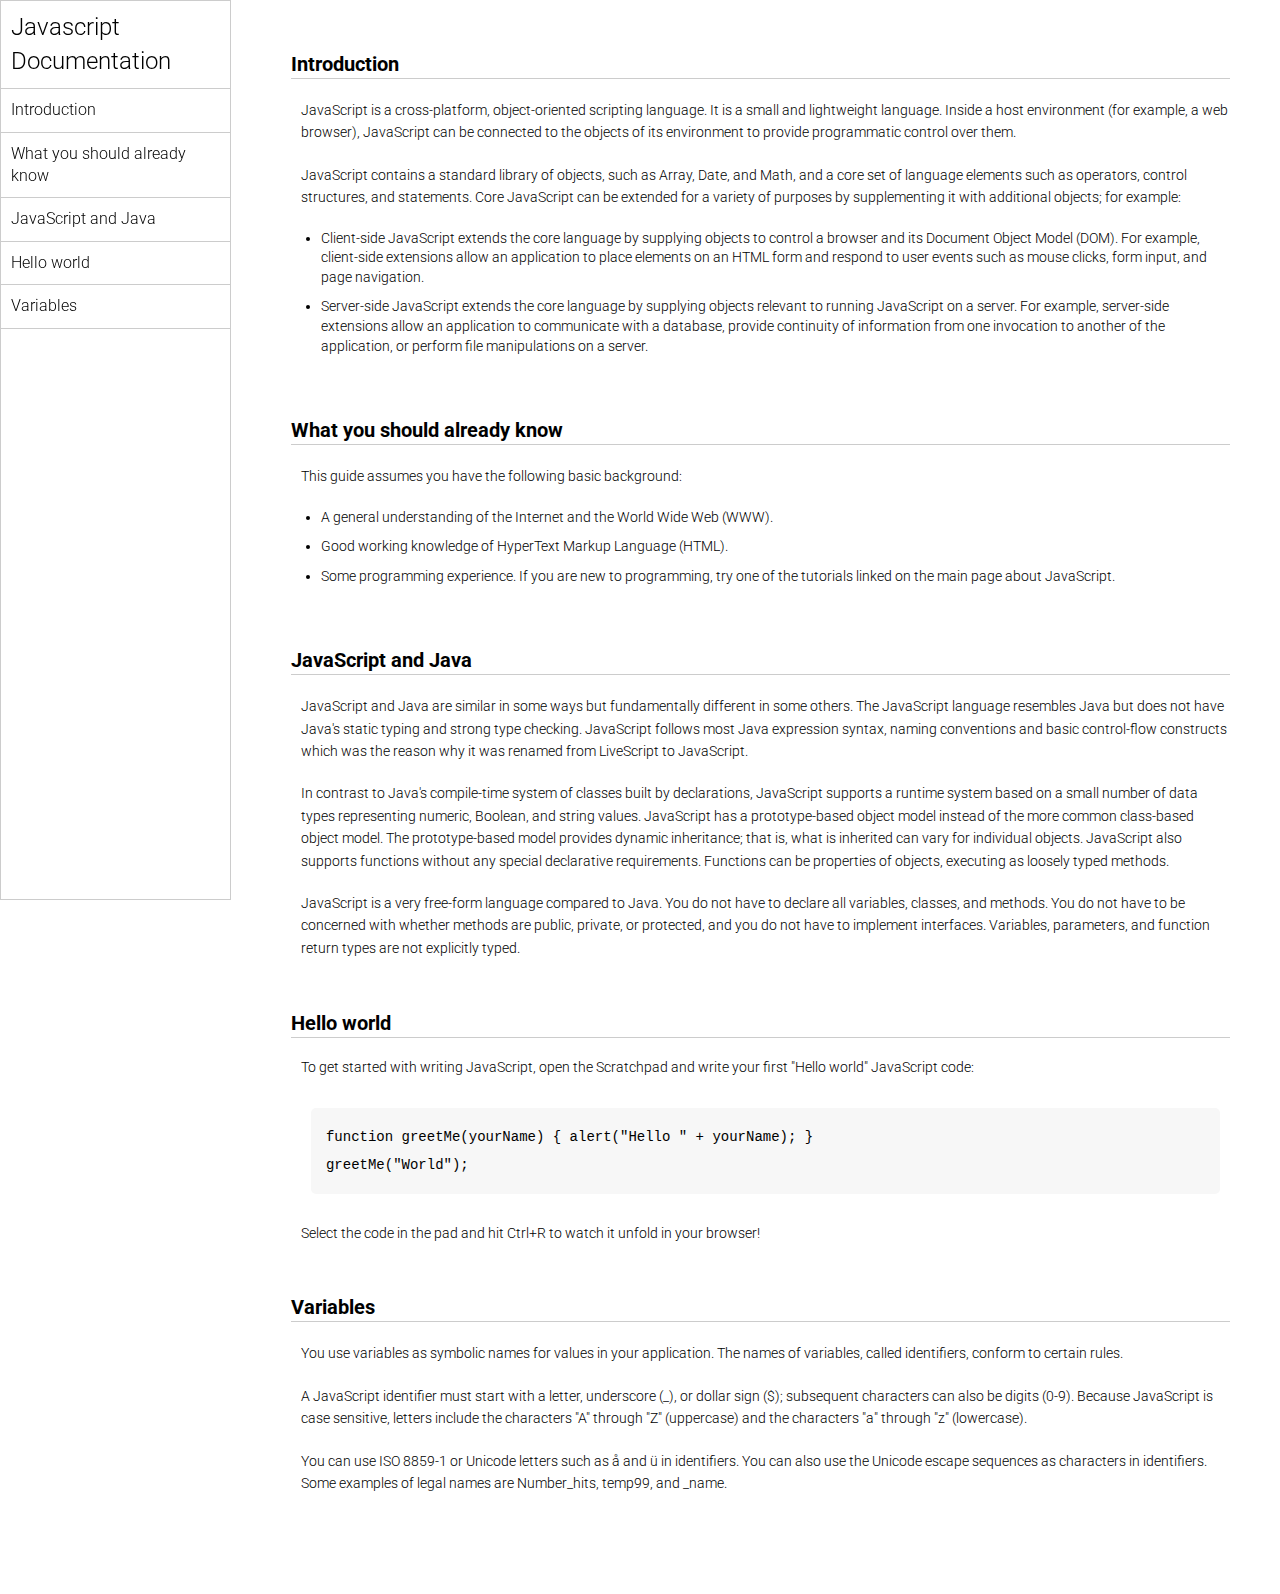
<file: Javacript documention/index.html>
<!DOCTYPE html>
<html lang="en">
  <head>
    <meta charset="UTF-8" />
    <meta http-equiv="X-UA-Compatible" content="IE=edge" />
    <meta name="viewport" content="width=device-width, initial-scale=1.0" />
    <title>Javascript Documentation</title>
    <link rel="stylesheet" href="style.css" />
    <link rel="stylesheet" href="style.css" />
  </head>
  <body>
    <header>
      <nav>
        <h1>Javascript Documentation</h1>
        <ul>
          <a href="#Introduction"><li>Introduction</li></a>
          <a href="#What_you_should_already_know"
            ><li>What you should already know</li></a
          >
          <a href="#JavaScript_and_Java"><li>JavaScript and Java</li></a>
          <a href="#Hello_world"><li>Hello world</li></a>
          <a href="#Variables"><li>Variables</li></a>
        </ul>
      </nav>
    </header>
    <main>
      <section id="Introduction">
        <h2>Introduction</h2>
        <article>
          <p>
            JavaScript is a cross-platform, object-oriented scripting language.
            It is a small and lightweight language. Inside a host environment
            (for example, a web browser), JavaScript can be connected to the
            objects of its environment to provide programmatic control over
            them.
          </p>

          <p>
            JavaScript contains a standard library of objects, such as Array,
            Date, and Math, and a core set of language elements such as
            operators, control structures, and statements. Core JavaScript can
            be extended for a variety of purposes by supplementing it with
            additional objects; for example:
          </p>
          <ul>
            <li>
              Client-side JavaScript extends the core language by supplying
              objects to control a browser and its Document Object Model (DOM).
              For example, client-side extensions allow an application to place
              elements on an HTML form and respond to user events such as mouse
              clicks, form input, and page navigation.
            </li>
            <li>
              Server-side JavaScript extends the core language by supplying
              objects relevant to running JavaScript on a server. For example,
              server-side extensions allow an application to communicate with a
              database, provide continuity of information from one invocation to
              another of the application, or perform file manipulations on a
              server.
            </li>
          </ul>
        </article>
      </section>
      <section id="What_you_should_already_know">
        <h2>What you should already know</h2>
        <article>
          <p>This guide assumes you have the following basic background:</p>

          <ul>
            <li>
              A general understanding of the Internet and the World Wide Web
              (WWW).
            </li>
            <li>Good working knowledge of HyperText Markup Language (HTML).</li>
            <li>
              Some programming experience. If you are new to programming, try
              one of the tutorials linked on the main page about JavaScript.
            </li>
          </ul>
        </article>
      </section>
      <section id="JavaScript_and_Java">
        <h2>JavaScript and Java</h2>
        <article>
          <p>
            JavaScript and Java are similar in some ways but fundamentally
            different in some others. The JavaScript language resembles Java but
            does not have Java's static typing and strong type checking.
            JavaScript follows most Java expression syntax, naming conventions
            and basic control-flow constructs which was the reason why it was
            renamed from LiveScript to JavaScript.
          </p>

          <p>
            In contrast to Java's compile-time system of classes built by
            declarations, JavaScript supports a runtime system based on a small
            number of data types representing numeric, Boolean, and string
            values. JavaScript has a prototype-based object model instead of the
            more common class-based object model. The prototype-based model
            provides dynamic inheritance; that is, what is inherited can vary
            for individual objects. JavaScript also supports functions without
            any special declarative requirements. Functions can be properties of
            objects, executing as loosely typed methods.
          </p>
          <p>
            JavaScript is a very free-form language compared to Java. You do not
            have to declare all variables, classes, and methods. You do not have
            to be concerned with whether methods are public, private, or
            protected, and you do not have to implement interfaces. Variables,
            parameters, and function return types are not explicitly typed.
          </p>
        </article>
      </section>
      <section id="Hello_world">
        <h2>Hello world</h2>
        <article>
          To get started with writing JavaScript, open the Scratchpad and write
          your first "Hello world" JavaScript code:
          <code
            >function greetMe(yourName) { alert("Hello " + yourName); }
            greetMe("World");
          </code>

          Select the code in the pad and hit Ctrl+R to watch it unfold in your
          browser!
        </article>
      </section>
      <section id="Variables">
        <h2>Variables</h2>
        <article>
          <p>
            You use variables as symbolic names for values in your application.
            The names of variables, called identifiers, conform to certain
            rules.
          </p>
          <p>
            A JavaScript identifier must start with a letter, underscore (_), or
            dollar sign ($); subsequent characters can also be digits (0-9).
            Because JavaScript is case sensitive, letters include the characters
            "A" through "Z" (uppercase) and the characters "a" through "z"
            (lowercase).
          </p>
          <p>
            You can use ISO 8859-1 or Unicode letters such as å and ü in
            identifiers. You can also use the Unicode escape sequences as
            characters in identifiers. Some examples of legal names are
            Number_hits, temp99, and _name.
          </p>
        </article>
      </section>
    </main>
  </body>
</html>
</file>
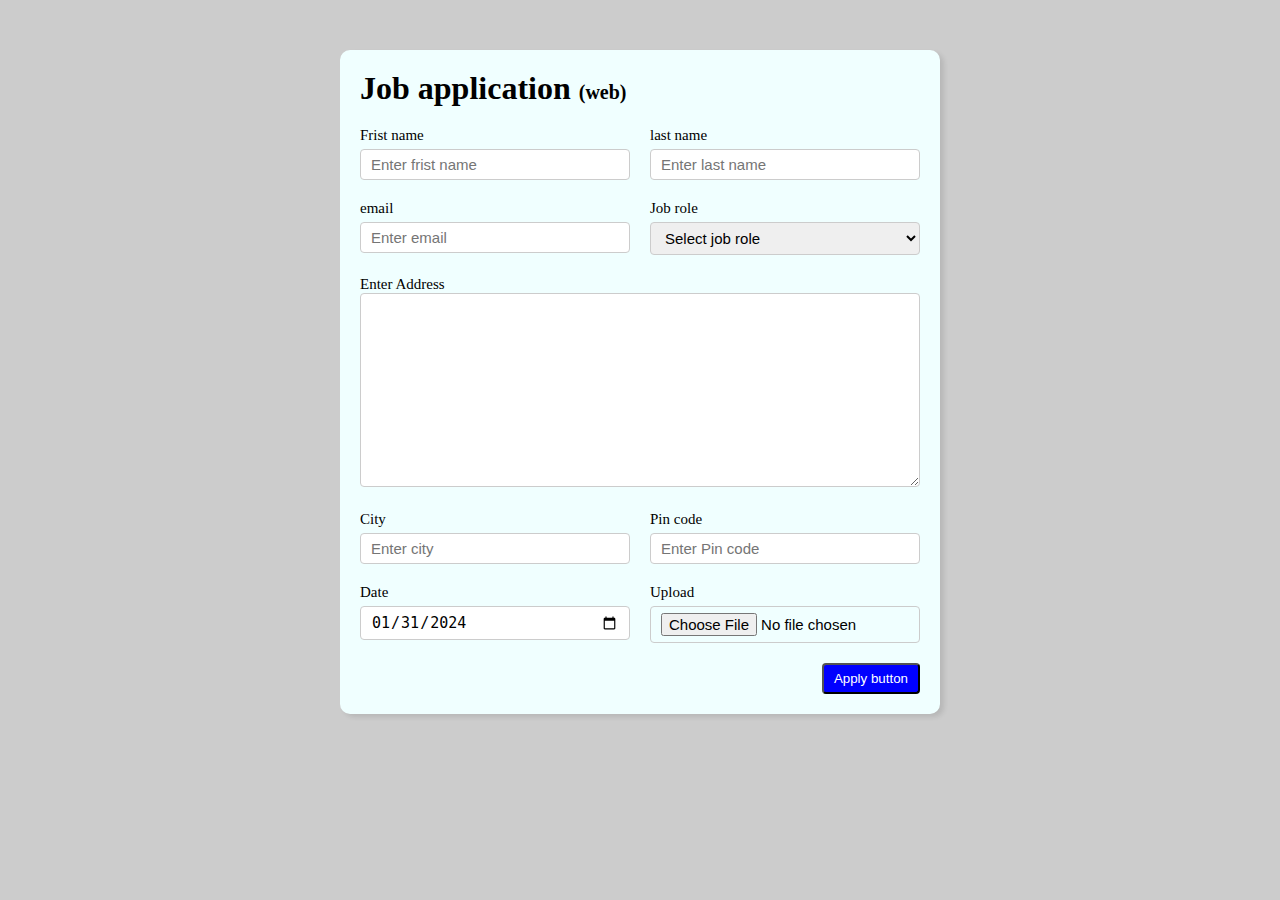
<file: job application from/index.html>
<!DOCTYPE html>
<html lang="en">
<head>
    <meta charset="UTF-8">
    <meta name="viewport" content="width=device-width, initial-scale=1.0">
    <title>Job application</title>
    <link rel="stylesheet" href="style.css">
</head>
<body>

    <div class="container">
        <div class="apply_box">
            <h1>Job application <span class="title_small">(web)</span></h1>
            <form action="">
            <div class="form_conatainer">
                <div class="form_control">
                    <label for="frist_name"> Frist name</label>
                    <input id = "frist_name" name = "frist_name" placeholder="Enter frist name" type="text">
                </div>
                <div class="form_control">
                    <label for="last_name"> last name</label>
                    <input id = "last_name" name = "last_name" placeholder="Enter last name" type="text">
                </div>
                <div class="form_control">
                    <label for="email"> email</label>
                    <input id = "email" name = "email" placeholder="Enter email" type="email">
                </div>
                <div class="form_control">
                    <label for="job_role"> Job role</label>
                    <select name="job_role" id="job_role">
                        <option value="">Select job role</option>
                        <option value="frontend">Frontend developer</option>
                        <option value="backend">Backend developer</option>
                        <option value="full_stack">Full stack developer</option>
                        <option value="ui/ux">ui/ux designer</option>
                    </select>
                </div>
                <div class="textarea_control">
                    <label for="address"> Enter Address</label>
                    <textarea name="address" id="address" cols="50" rows="10"></textarea>
                </div>
                <div class="form_control">
                    <label for="city"> City</label>
                    <input id = "city" name = "city" placeholder="Enter city" >
                </div>
                <div class="form_control">
                    <label for="pin_code"> Pin code</label>
                    <input id = "pin_code" name = "pin_code" placeholder="Enter Pin code" type="number">
                </div>
                <div class="form_control">
                    <label for="date"> Date</label>
                    <input id = "date" name = "date" placeholder="Enter date" type="date" value="2024-01-31">
                </div>
                <div class="form_control">
                    <label for="upload"> Upload</label>
                    <input id = "upload" name = "upload" placeholder="Upload your CV " type="file" >
                </div>
            </div>
            <div class="button_container">
                <button type="submit"> Apply button</button>
            </div>
        </form>
        </div>
    </div>
    
</body>
</html>
</file>
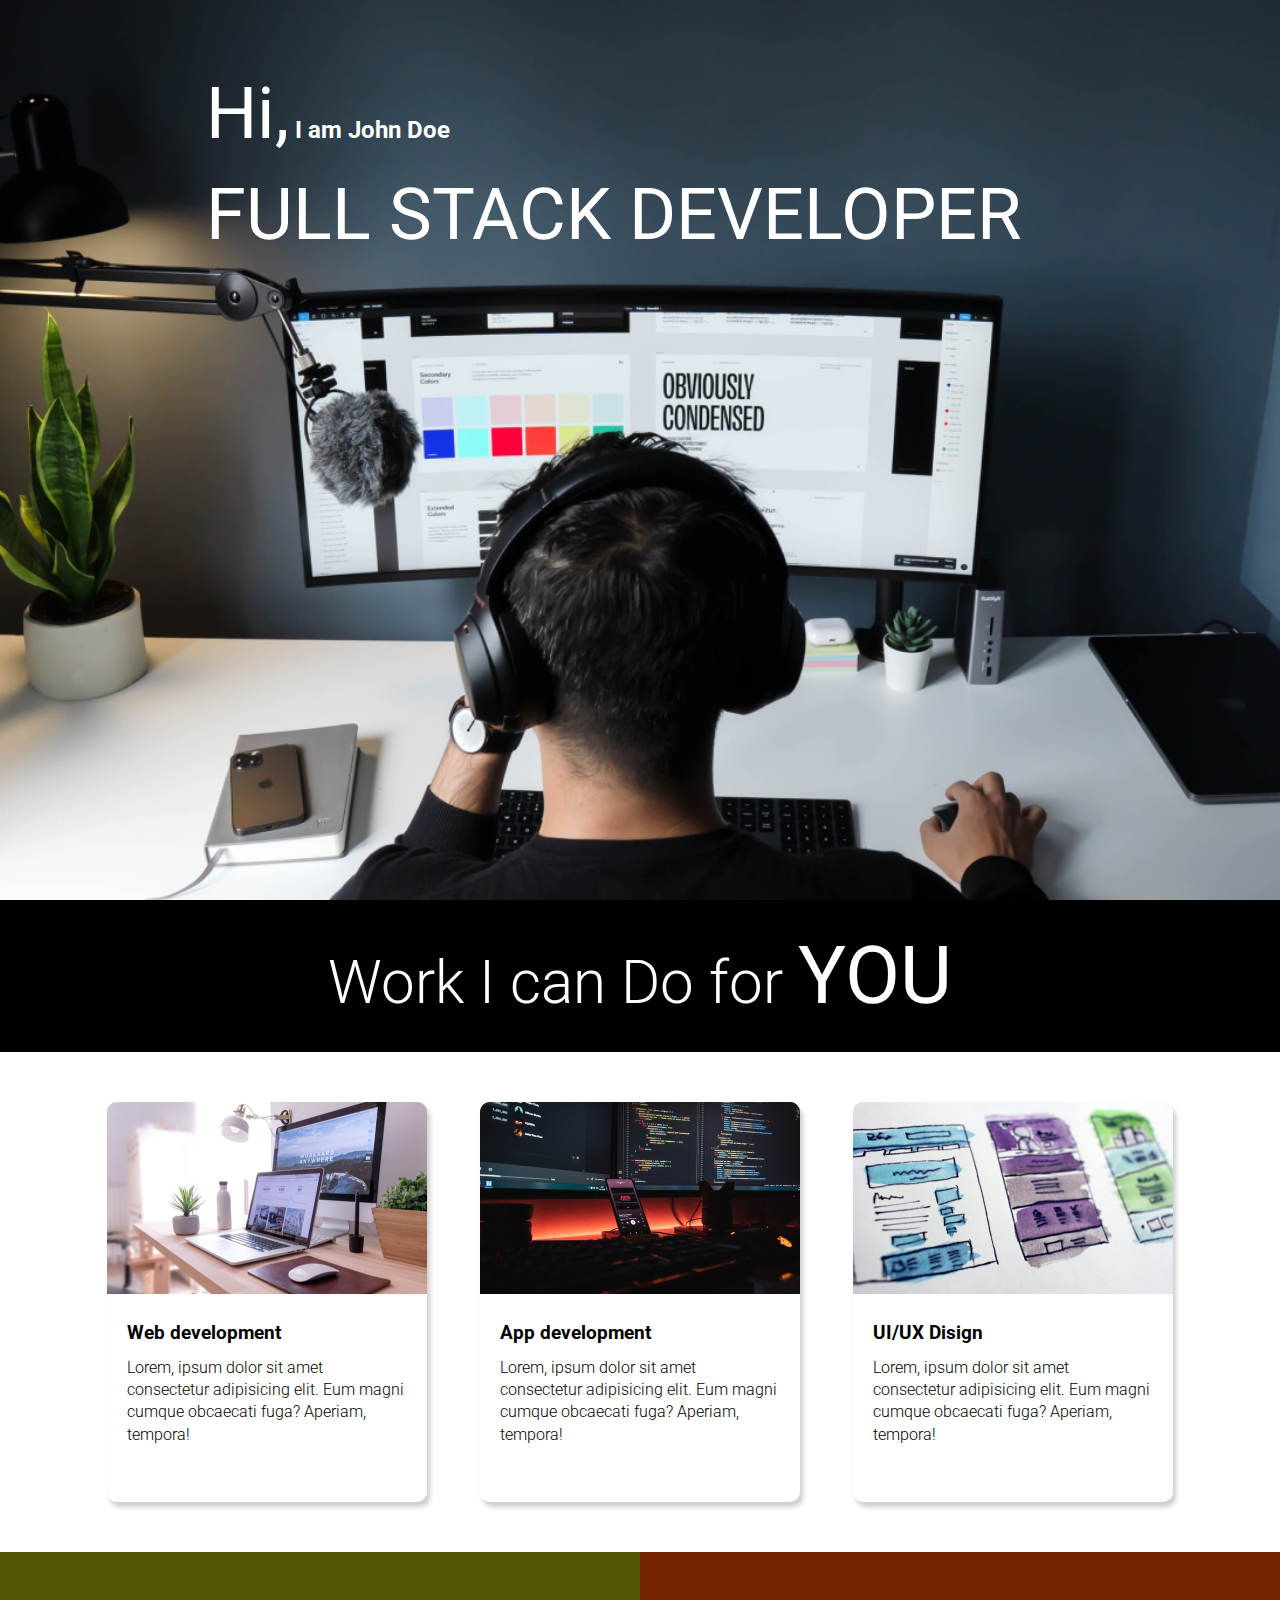
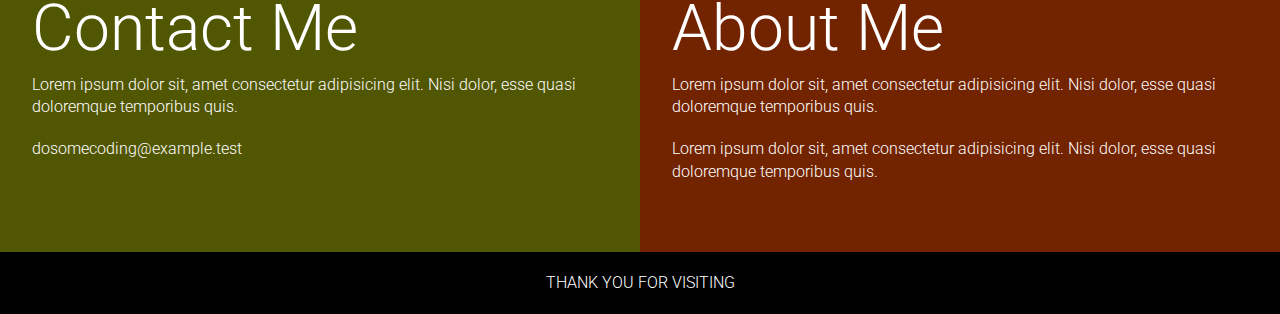
<file: landing page/index.html>
<!DOCTYPE html>
<html lang="en">
<head>
    <meta charset="UTF-8">
    <meta name="viewport" content="width=device-width, initial-scale=1.0">
    <title>Developer | landing page</title>
    <link rel="stylesheet" href="style.css">
</head>
<body>
    <section class="hero_section">
        <div class="text_container">
          <h2><span class="lg_text">Hi,</span> I am John Doe</h2>
          <h1 class="lg_text">FULL STACK DEVELOPER</h1>
        </div>
      </section>
      <section class="black_box">
       <h2>Work I can Do for <span>YOU</span></h2> 
      </section>
    <section class="work">
        <div class="grid_item">
            <div class="card">
            <div class="image">
                <img src="images/web.png" alt="Web development">
            </div>
            <div class="card_content">
                <h3>Web development</h3>
                <p>Lorem, ipsum dolor sit amet consectetur adipisicing elit. Eum magni cumque obcaecati fuga? Aperiam, tempora!</p>
            </div>
        </div>
    </div>
        <div class="grid_item">
            <div class="card">
            <div class="image">
                <img src="images/mobile.png" alt="App development">
            </div>
            <div class="card_content">
                <h3>App development</h3>
                <p>Lorem, ipsum dolor sit amet consectetur adipisicing elit. Eum magni cumque obcaecati fuga? Aperiam, tempora!</p>
            </div>
        </div>
    </div>
        <div class="grid_item">
            <div class="card">
            <div class="image">
                <img src="images/uiux.png" alt="uiux disign">
            </div>
            <div class="card_content">
                <h3>UI/UX Disign</h3>
                <p>Lorem, ipsum dolor sit amet consectetur adipisicing elit. Eum magni cumque obcaecati fuga? Aperiam, tempora!</p>
            </div>
        </div>
    </div>
        
        
        
    </section>  
    <section class="bottom_section">
        <div class="contact">
          <h2>Contact Me</h2>
          <p>
            Lorem ipsum dolor sit, amet consectetur adipisicing elit. Nisi dolor,
            esse quasi doloremque temporibus quis.
          </p>
          <p>dosomecoding@example.test</p>
        </div>
        <div class="about">
          <h2>About Me</h2>
  
          <p>
            Lorem ipsum dolor sit, amet consectetur adipisicing elit. Nisi dolor,
            esse quasi doloremque temporibus quis.
          </p>
          <p>
            Lorem ipsum dolor sit, amet consectetur adipisicing elit. Nisi dolor,
            esse quasi doloremque temporibus quis.
          </p>
        </div>
      </section>
      <footer>Thank you for visiting</footer>
    
</body>
</html>
</file>
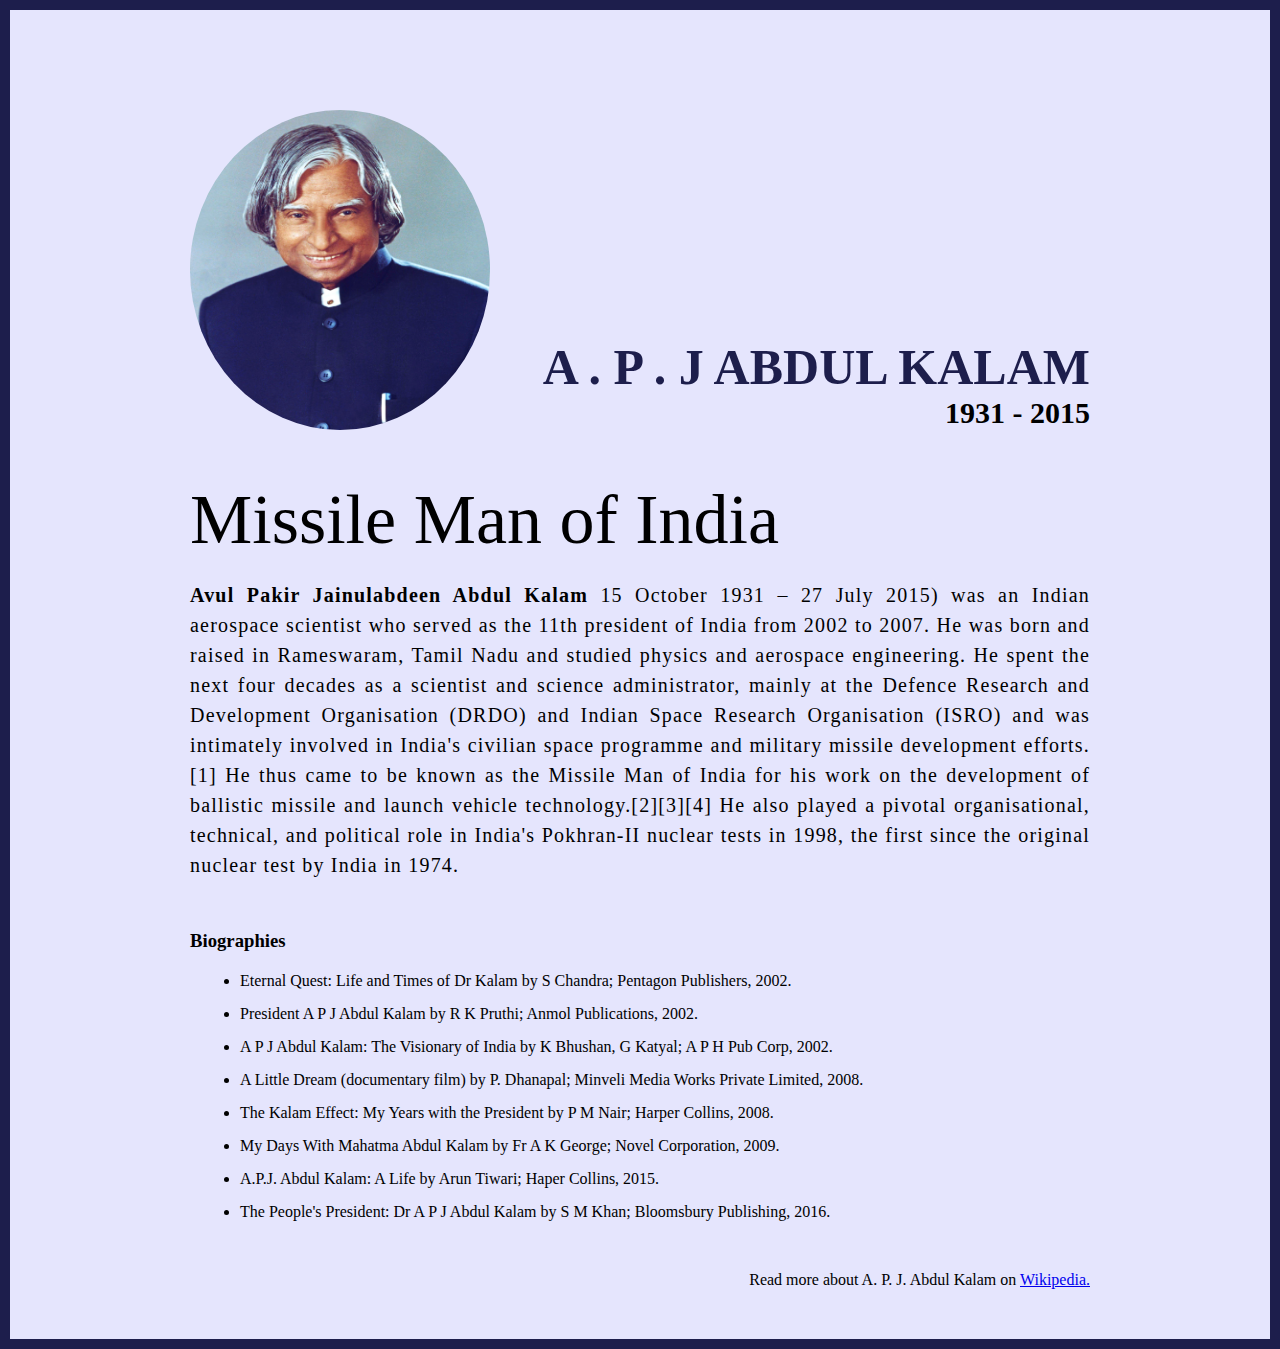
<file: Tribute_project/index.html>
<!DOCTYPE html>
<html lang="en">
  <head>
    <meta charset="UTF-8" />

    <meta http-equiv="X-UA-Compatible" content="IE=edge" />

    <meta name="viewport" content="width=device-width, initial-scale=1.0" />
    <title>The Tribute Website | A.P. J Abdul Kalam</title>
    <link rel="stylesheet" href="style.css" />
  </head>
  <body>
    <div class="container">
      <div class="content">
        <section class="top_section">
          <div class="image_container">
            <img src="./images/apj.jpg" alt="tribute" />
          </div>
          <div>
            <h1>A . P . J Abdul Kalam</h1>
            <h4>1931 - 2015</h4>
          </div>
        </section>
        <section class="about_section">
          <h2>Missile Man of India</h2>
          <p>
            <b>Avul Pakir Jainulabdeen Abdul Kalam</b> 15 October 1931 – 27 July
            2015) was an Indian aerospace scientist who served as the 11th
            president of India from 2002 to 2007. He was born and raised in
            Rameswaram, Tamil Nadu and studied physics and aerospace
            engineering. He spent the next four decades as a scientist and
            science administrator, mainly at the Defence Research and
            Development Organisation (DRDO) and Indian Space Research
            Organisation (ISRO) and was intimately involved in India's civilian
            space programme and military missile development efforts.[1] He thus
            came to be known as the Missile Man of India for his work on the
            development of ballistic missile and launch vehicle
            technology.[2][3][4] He also played a pivotal organisational,
            technical, and political role in India's Pokhran-II nuclear tests in
            1998, the first since the original nuclear test by India in 1974.
          </p>
        </section>
        <section class="biography_section">
          <h3>Biographies</h3>
          <ul>
            <li>
              Eternal Quest: Life and Times of Dr Kalam by S Chandra; Pentagon
              Publishers, 2002.
            </li>
            <li>
              President A P J Abdul Kalam by R K Pruthi; Anmol Publications,
              2002.
            </li>
            <li>
              A P J Abdul Kalam: The Visionary of India by K Bhushan, G Katyal;
              A P H Pub Corp, 2002.
            </li>
            <li>
              A Little Dream (documentary film) by P. Dhanapal; Minveli Media
              Works Private Limited, 2008.
            </li>
            <li>
              The Kalam Effect: My Years with the President by P M Nair; Harper
              Collins, 2008.
            </li>
            <li>
              My Days With Mahatma Abdul Kalam by Fr A K George; Novel
              Corporation, 2009.
            </li>
            <li>
              A.P.J. Abdul Kalam: A Life by Arun Tiwari; Haper Collins, 2015.
            </li>
            <li>
              The People's President: Dr A P J Abdul Kalam by S M Khan;
              Bloomsbury Publishing, 2016.
            </li>
          </ul>
        </section>
        <footer>
          <p>
            Read more about A. P. J. Abdul Kalam on
            <a href="https://en.wikipedia.org/wiki/A._P._J._Abdul_Kalam"
              >Wikipedia.</a
            >
          </p>
        </footer>
      </div>
    </div>
  </body>
</html>
</file>
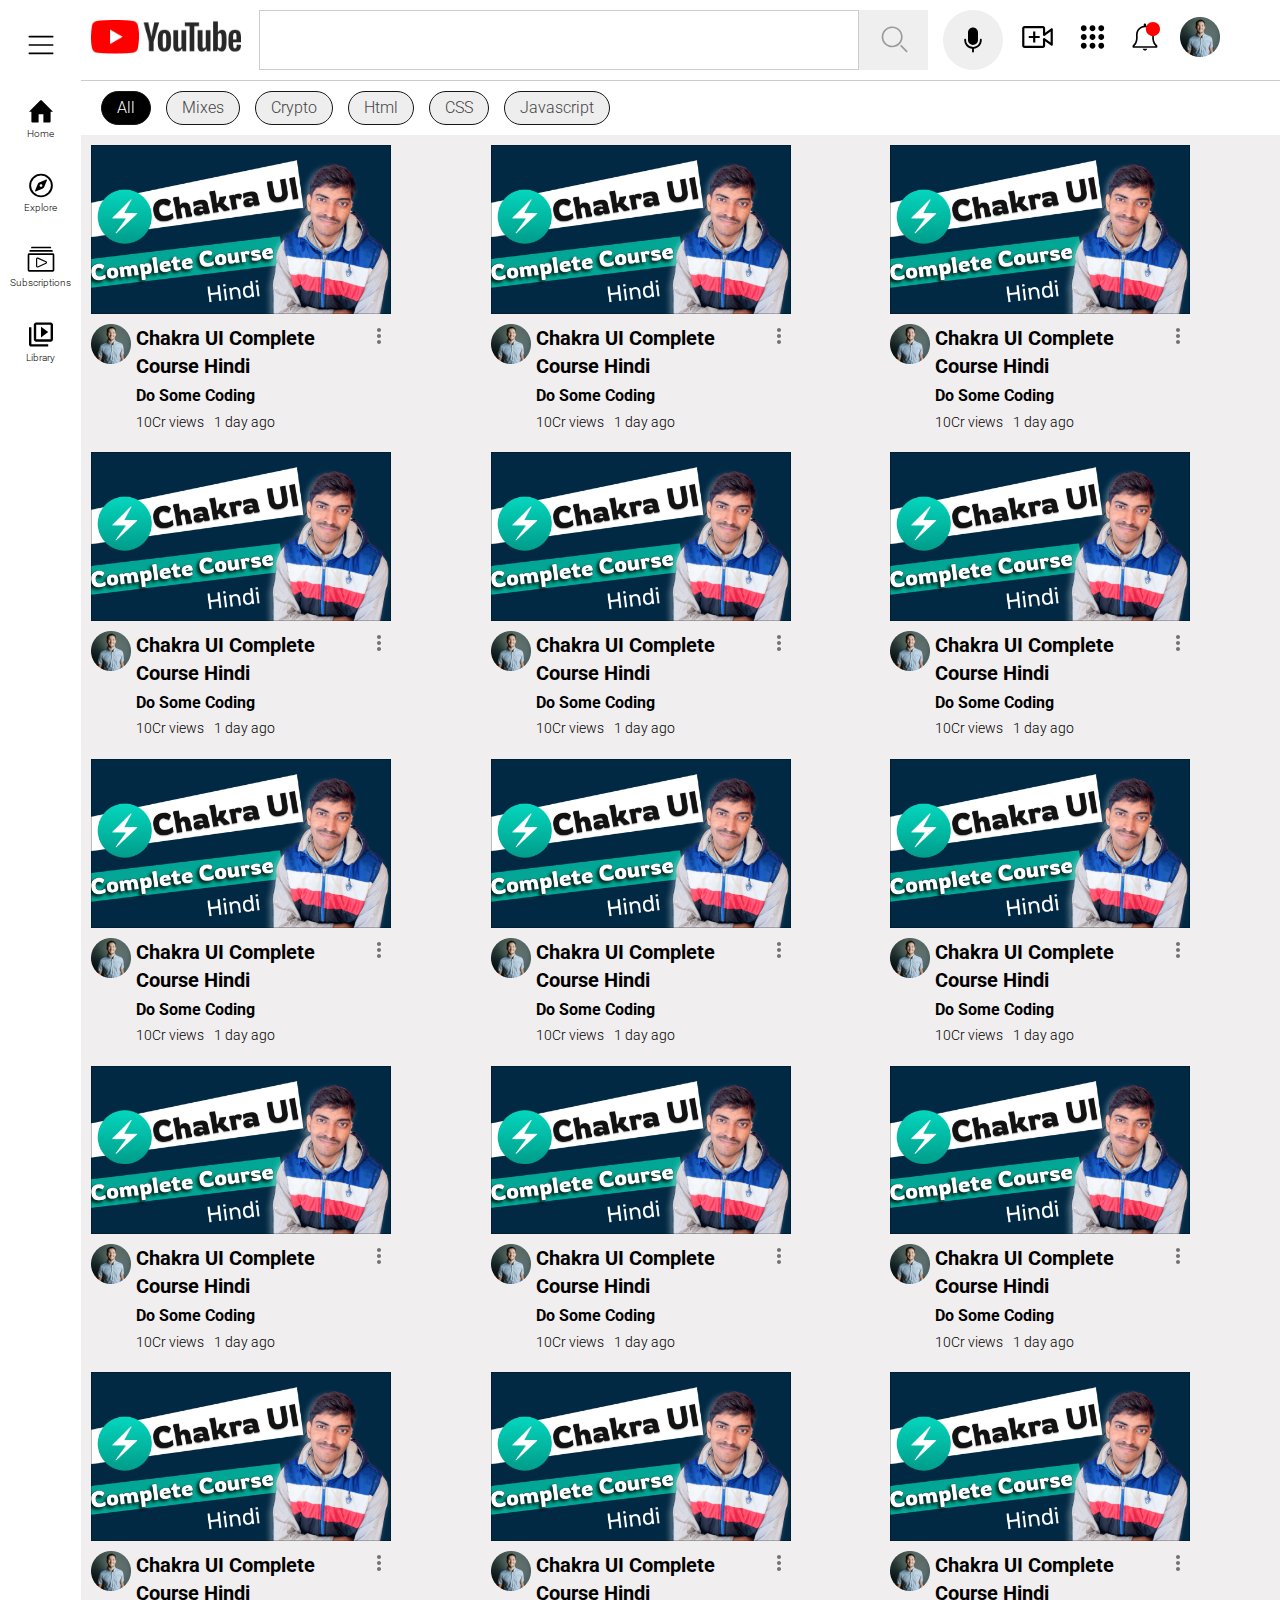
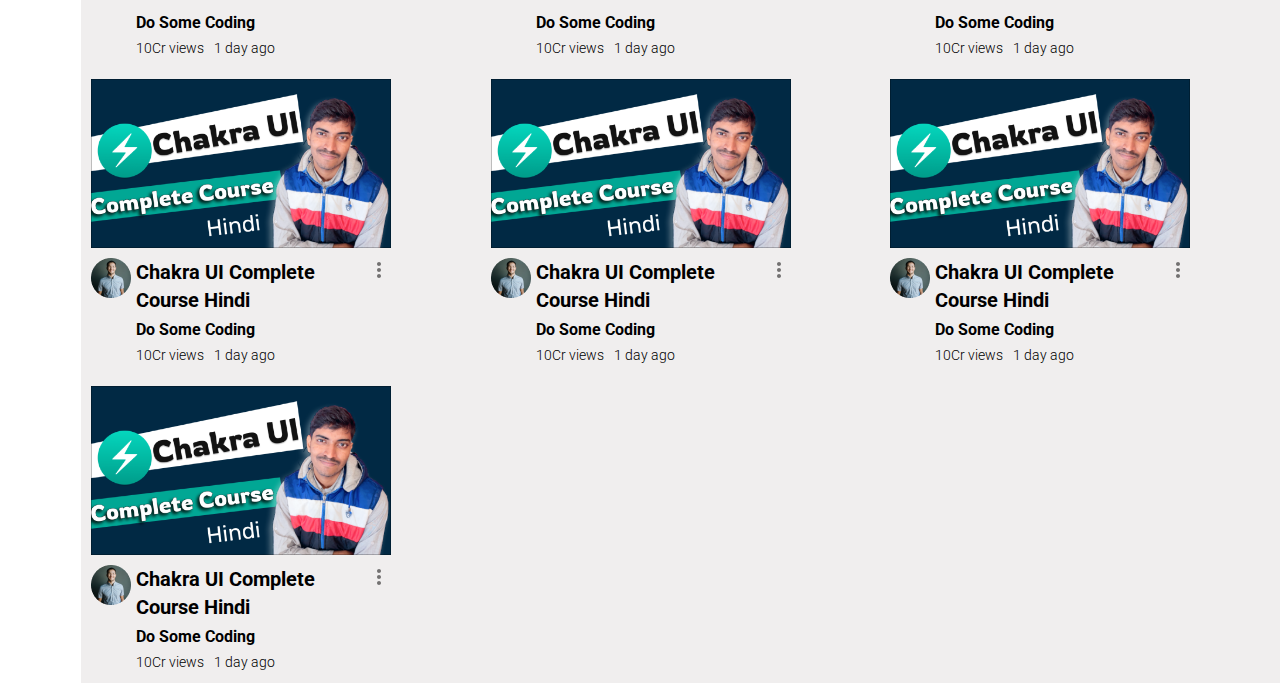
<file: YouTube Clone/index.html>
<!DOCTYPE html>
<html lang="en">
  <head>
    <meta charset="UTF-8" />
    <meta http-equiv="X-UA-Compatible" content="IE=edge" />
    <meta name="viewport" content="width=device-width, initial-scale=1.0" />
    <title>Youtube Clone</title>
    <link rel="stylesheet" href="style.css" />
  </head>
  <body>
    <div class="container">
      <aside>
        <div class="bars">
          <img src="icons/bars.svg" alt="bars" />
        </div>

        <div class="side-icons">
          <i>
            <img src="icons/home.svg" alt="home" />
          </i>
          <p>Home</p>
        </div>
        <div class="side-icons">
          <i>
            <img src="icons/compass.svg" alt="explore" />
          </i>
          <p>Explore</p>
        </div>
        <div class="side-icons">
          <i>
            <img src="icons/video-gallary.svg" alt="gallary" />
          </i>
          <p>Subscriptions</p>
        </div>
        <div class="side-icons">
          <i>
            <img src="icons/video-library.svg" alt="library" />
          </i>
          <p>Library</p>
        </div>
      </aside>
      <div class="main-container">
        <header>
          <nav>
            <div class="logo">
              <img src="images/youtube-logo.png" alt="Youtube Logo" />
            </div>
            <div class="center-nav">
              <div class="search">
                <input type="text" />
                <button>
                  <img src="icons/search.svg" alt="search" />
                </button>
              </div>
              <div class="mic">
                <img src="icons/mic.svg" alt="mic" />
              </div>
            </div>
            <div class="side-nav">
              <i>
                <img src="icons/video-add.svg" alt="video add" />
              </i>
              <i>
                <img src="icons/dot-grid.svg" alt="grid" />
              </i>
              <i>
                <img src="icons/bell.svg" alt="bell" />
              </i>
              <i>
                <img src="images/avatar.png" alt="avatar" />
              </i>
            </div>
          </nav>
          <div class="tags">
            <div class="tag dark">All</div>
            <div class="tag light">Mixes</div>
            <div class="tag light">Crypto</div>
            <div class="tag light">Html</div>
            <div class="tag light">CSS</div>
            <div class="tag light">Javascript</div>
          </div>
        </header>
        <main>
          <div class="card-container">
            <div class="card">
              <img src="images/thumbnail.png" alt="thumbnail" />
              <div class="avatar-content">
                <div class="avatar">
                  <img src="images/avatar.png" alt="avatar" />
                </div>

                <div class="content">
                  <h3>Chakra UI Complete Course Hindi</h3>
                  <p class="channel-name">Do Some Coding</p>
                  <div class="content-status">
                    <p>10Cr views</p>
                    <p>1 day ago</p>
                  </div>
                </div>
                <div class="dots">
                  <img src="icons/dots.svg" alt="dots" />
                </div>
              </div>
            </div>
            <div class="card">
              <img src="images/thumbnail.png" alt="thumbnail" />
              <div class="avatar-content">
                <div class="avatar">
                  <img src="images/avatar.png" alt="avatar" />
                </div>

                <div class="content">
                  <h3>Chakra UI Complete Course Hindi</h3>
                  <p class="channel-name">Do Some Coding</p>
                  <div class="content-status">
                    <p>10Cr views</p>
                    <p>1 day ago</p>
                  </div>
                </div>
                <div class="dots">
                  <img src="icons/dots.svg" alt="dots" />
                </div>
              </div>
            </div>
            <div class="card">
              <img src="images/thumbnail.png" alt="thumbnail" />
              <div class="avatar-content">
                <div class="avatar">
                  <img src="images/avatar.png" alt="avatar" />
                </div>

                <div class="content">
                  <h3>Chakra UI Complete Course Hindi</h3>
                  <p class="channel-name">Do Some Coding</p>
                  <div class="content-status">
                    <p>10Cr views</p>
                    <p>1 day ago</p>
                  </div>
                </div>
                <div class="dots">
                  <img src="icons/dots.svg" alt="dots" />
                </div>
              </div>
            </div>
            <div class="card">
              <img src="images/thumbnail.png" alt="thumbnail" />
              <div class="avatar-content">
                <div class="avatar">
                  <img src="images/avatar.png" alt="avatar" />
                </div>

                <div class="content">
                  <h3>Chakra UI Complete Course Hindi</h3>
                  <p class="channel-name">Do Some Coding</p>
                  <div class="content-status">
                    <p>10Cr views</p>
                    <p>1 day ago</p>
                  </div>
                </div>
                <div class="dots">
                  <img src="icons/dots.svg" alt="dots" />
                </div>
              </div>
            </div>
            <div class="card">
              <img src="images/thumbnail.png" alt="thumbnail" />
              <div class="avatar-content">
                <div class="avatar">
                  <img src="images/avatar.png" alt="avatar" />
                </div>

                <div class="content">
                  <h3>Chakra UI Complete Course Hindi</h3>
                  <p class="channel-name">Do Some Coding</p>
                  <div class="content-status">
                    <p>10Cr views</p>
                    <p>1 day ago</p>
                  </div>
                </div>
                <div class="dots">
                  <img src="icons/dots.svg" alt="dots" />
                </div>
              </div>
            </div>
            <div class="card">
              <img src="images/thumbnail.png" alt="thumbnail" />
              <div class="avatar-content">
                <div class="avatar">
                  <img src="images/avatar.png" alt="avatar" />
                </div>

                <div class="content">
                  <h3>Chakra UI Complete Course Hindi</h3>
                  <p class="channel-name">Do Some Coding</p>
                  <div class="content-status">
                    <p>10Cr views</p>
                    <p>1 day ago</p>
                  </div>
                </div>
                <div class="dots">
                  <img src="icons/dots.svg" alt="dots" />
                </div>
              </div>
            </div>
            <div class="card">
              <img src="images/thumbnail.png" alt="thumbnail" />
              <div class="avatar-content">
                <div class="avatar">
                  <img src="images/avatar.png" alt="avatar" />
                </div>

                <div class="content">
                  <h3>Chakra UI Complete Course Hindi</h3>
                  <p class="channel-name">Do Some Coding</p>
                  <div class="content-status">
                    <p>10Cr views</p>
                    <p>1 day ago</p>
                  </div>
                </div>
                <div class="dots">
                  <img src="icons/dots.svg" alt="dots" />
                </div>
              </div>
            </div>
            <div class="card">
              <img src="images/thumbnail.png" alt="thumbnail" />
              <div class="avatar-content">
                <div class="avatar">
                  <img src="images/avatar.png" alt="avatar" />
                </div>

                <div class="content">
                  <h3>Chakra UI Complete Course Hindi</h3>
                  <p class="channel-name">Do Some Coding</p>
                  <div class="content-status">
                    <p>10Cr views</p>
                    <p>1 day ago</p>
                  </div>
                </div>
                <div class="dots">
                  <img src="icons/dots.svg" alt="dots" />
                </div>
              </div>
            </div>
            <div class="card">
              <img src="images/thumbnail.png" alt="thumbnail" />
              <div class="avatar-content">
                <div class="avatar">
                  <img src="images/avatar.png" alt="avatar" />
                </div>

                <div class="content">
                  <h3>Chakra UI Complete Course Hindi</h3>
                  <p class="channel-name">Do Some Coding</p>
                  <div class="content-status">
                    <p>10Cr views</p>
                    <p>1 day ago</p>
                  </div>
                </div>
                <div class="dots">
                  <img src="icons/dots.svg" alt="dots" />
                </div>
              </div>
            </div>
            <div class="card">
              <img src="images/thumbnail.png" alt="thumbnail" />
              <div class="avatar-content">
                <div class="avatar">
                  <img src="images/avatar.png" alt="avatar" />
                </div>

                <div class="content">
                  <h3>Chakra UI Complete Course Hindi</h3>
                  <p class="channel-name">Do Some Coding</p>
                  <div class="content-status">
                    <p>10Cr views</p>
                    <p>1 day ago</p>
                  </div>
                </div>
                <div class="dots">
                  <img src="icons/dots.svg" alt="dots" />
                </div>
              </div>
            </div>
            <div class="card">
              <img src="images/thumbnail.png" alt="thumbnail" />
              <div class="avatar-content">
                <div class="avatar">
                  <img src="images/avatar.png" alt="avatar" />
                </div>

                <div class="content">
                  <h3>Chakra UI Complete Course Hindi</h3>
                  <p class="channel-name">Do Some Coding</p>
                  <div class="content-status">
                    <p>10Cr views</p>
                    <p>1 day ago</p>
                  </div>
                </div>
                <div class="dots">
                  <img src="icons/dots.svg" alt="dots" />
                </div>
              </div>
            </div>
            <div class="card">
              <img src="images/thumbnail.png" alt="thumbnail" />
              <div class="avatar-content">
                <div class="avatar">
                  <img src="images/avatar.png" alt="avatar" />
                </div>

                <div class="content">
                  <h3>Chakra UI Complete Course Hindi</h3>
                  <p class="channel-name">Do Some Coding</p>
                  <div class="content-status">
                    <p>10Cr views</p>
                    <p>1 day ago</p>
                  </div>
                </div>
                <div class="dots">
                  <img src="icons/dots.svg" alt="dots" />
                </div>
              </div>
            </div>
            <div class="card">
              <img src="images/thumbnail.png" alt="thumbnail" />
              <div class="avatar-content">
                <div class="avatar">
                  <img src="images/avatar.png" alt="avatar" />
                </div>

                <div class="content">
                  <h3>Chakra UI Complete Course Hindi</h3>
                  <p class="channel-name">Do Some Coding</p>
                  <div class="content-status">
                    <p>10Cr views</p>
                    <p>1 day ago</p>
                  </div>
                </div>
                <div class="dots">
                  <img src="icons/dots.svg" alt="dots" />
                </div>
              </div>
            </div>
            <div class="card">
              <img src="images/thumbnail.png" alt="thumbnail" />
              <div class="avatar-content">
                <div class="avatar">
                  <img src="images/avatar.png" alt="avatar" />
                </div>

                <div class="content">
                  <h3>Chakra UI Complete Course Hindi</h3>
                  <p class="channel-name">Do Some Coding</p>
                  <div class="content-status">
                    <p>10Cr views</p>
                    <p>1 day ago</p>
                  </div>
                </div>
                <div class="dots">
                  <img src="icons/dots.svg" alt="dots" />
                </div>
              </div>
            </div>
            <div class="card">
              <img src="images/thumbnail.png" alt="thumbnail" />
              <div class="avatar-content">
                <div class="avatar">
                  <img src="images/avatar.png" alt="avatar" />
                </div>

                <div class="content">
                  <h3>Chakra UI Complete Course Hindi</h3>
                  <p class="channel-name">Do Some Coding</p>
                  <div class="content-status">
                    <p>10Cr views</p>
                    <p>1 day ago</p>
                  </div>
                </div>
                <div class="dots">
                  <img src="icons/dots.svg" alt="dots" />
                </div>
              </div>
            </div>
            <div class="card">
              <img src="images/thumbnail.png" alt="thumbnail" />
              <div class="avatar-content">
                <div class="avatar">
                  <img src="images/avatar.png" alt="avatar" />
                </div>

                <div class="content">
                  <h3>Chakra UI Complete Course Hindi</h3>
                  <p class="channel-name">Do Some Coding</p>
                  <div class="content-status">
                    <p>10Cr views</p>
                    <p>1 day ago</p>
                  </div>
                </div>
                <div class="dots">
                  <img src="icons/dots.svg" alt="dots" />
                </div>
              </div>
            </div>
            <div class="card">
              <img src="images/thumbnail.png" alt="thumbnail" />
              <div class="avatar-content">
                <div class="avatar">
                  <img src="images/avatar.png" alt="avatar" />
                </div>

                <div class="content">
                  <h3>Chakra UI Complete Course Hindi</h3>
                  <p class="channel-name">Do Some Coding</p>
                  <div class="content-status">
                    <p>10Cr views</p>
                    <p>1 day ago</p>
                  </div>
                </div>
                <div class="dots">
                  <img src="icons/dots.svg" alt="dots" />
                </div>
              </div>
            </div>
            <div class="card">
              <img src="images/thumbnail.png" alt="thumbnail" />
              <div class="avatar-content">
                <div class="avatar">
                  <img src="images/avatar.png" alt="avatar" />
                </div>

                <div class="content">
                  <h3>Chakra UI Complete Course Hindi</h3>
                  <p class="channel-name">Do Some Coding</p>
                  <div class="content-status">
                    <p>10Cr views</p>
                    <p>1 day ago</p>
                  </div>
                </div>
                <div class="dots">
                  <img src="icons/dots.svg" alt="dots" />
                </div>
              </div>
            </div>
            <div class="card">
              <img src="images/thumbnail.png" alt="thumbnail" />
              <div class="avatar-content">
                <div class="avatar">
                  <img src="images/avatar.png" alt="avatar" />
                </div>

                <div class="content">
                  <h3>Chakra UI Complete Course Hindi</h3>
                  <p class="channel-name">Do Some Coding</p>
                  <div class="content-status">
                    <p>10Cr views</p>
                    <p>1 day ago</p>
                  </div>
                </div>
                <div class="dots">
                  <img src="icons/dots.svg" alt="dots" />
                </div>
              </div>
            </div>
          </div>
        </main>
      </div>
    </div>
  </body>
</html>
</file>
<file: Javacript documention/style.css>
@import url("https://fonts.googleapis.com/css2?family=Roboto:ital,wght@0,100;0,300;0,500;0,700;0,900;1,100;1,300;1,400;1,500;1,700;1,900&display=swap");

* {
  margin: 0;
  padding: 0;
  box-sizing: border-box;
}
html,
body {
  font-family: "Roboto", sans-serif;
  font-weight: 300;
  line-height: 1.4;
  scroll-behavior: smooth;
}

a {
  text-decoration: none;
}

body {
  display: flex;
  gap: 10px;
}

header {
  border: 1px solid #ccc;
  height: 100vh;
  position: sticky;
  top: 0;
}

nav h1 {
  font-size: 1.5rem;
  font-weight: 300;
  padding: 10px;
  border-bottom: 1px solid #ccc;
}

nav ul {
  list-style: none;
}
nav ul li {
  border-bottom: 1px solid #ccc;
  padding: 10px;
  color: black;
}
nav ul li:hover {
  background: #ccc;
  transition: 0.3s ease-in-out;
}

/* Main Section */

main {
  padding: 50px;
}

section {
  margin-bottom: 50px;
  scroll-margin: 50px;
}

section article {
  max-width: 1200px;
  font-size: 14px;
}
section h2 {
  font-size: 20px;
  border-bottom: 1px solid #ccc;
  margin-bottom: 20px;
}

section article {
  margin-left: 10px;
  display: flex;
  flex-direction: column;
  gap: 20px;
}

section article ul {
  margin-left: 20px;
}
section article ul li {
  margin-bottom: 10px;
}

section article p {
  font-size: 14px;
  line-height: 1.6;
}

code {
  display: block;
  text-align: left;
  white-space: pre-line;
  line-height: 2;
  background-color: #f7f7f7;
  padding: 15px;
  margin: 10px;
  border-radius: 5px;
}
</file>
<file: job application from/style.css>
*{
    margin: 0;
    padding: 0;
    box-sizing: border-box;
}
body{
    background-color: #ccc;
}

.container{
    margin: 0 auto;
    max-width: 900px;
    

}

.apply_box{
    margin: 0 auto;
    margin-top: 50px;
    border-radius: 10px;
    max-width: 600px;
    box-shadow: 4px 3px 5px rgba(1, 1, 1, 0.1);
    background-color: azure;
    padding: 20px;
    
}

.title_small{
    font-size: 20px;
    
}

.form_conatainer{
    display: grid;
    grid-template-columns: repeat(auto-fit, minmax(200px, 1fr));
    gap: 20px;
    margin-top: 20px;
    
}

.form_control{
    display: flex;
    flex-direction: column;
}

label{
    font-size: 15px;
    margin-bottom: 5px;
}

input, select, textarea {
    padding: 6px 10px;
    border: 1px solid #ccc;
    border-radius: 4px;
    font-size: 15px;
}

input:focus{
    outline-color: blue;
}
textarea:focus{
    outline-color: blue;
}

.button_container{
    margin-top: 20px;
    display: flex;
    justify-content: flex-end;
}
button{
    background-color: blue;
    color: white;
    border-radius: 4px;
    padding: 6px 10px;
    transition: 0.3s ease-in;
}
button:hover{
    background-color: red;
    cursor: pointer;
    color: white;
    border: transparent solid 2px;
    transition: 0.3s ease-out;
}

.textarea_control{
    grid-column: 1 /span 2;
}
.textarea_control textarea{
    width: 100%;
}
@media(max-width :460px){
    .textarea_control{
        grid-column: 1 /span 1;
    }
}
</file>
<file: landing page/style.css>
@import url("https://fonts.googleapis.com/css2?family=Roboto:ital,wght@0,100;0,300;0,400;0,500;0,700;0,900;1,100;1,300;1,400;1,500;1,700;1,900&display=swap");
*{
    margin: 0;
    padding: 0;
    box-sizing: border-box;
}
html,
body {
  line-height: 1.4;
  font-weight: 300;
  font-family: "Roboto", sans-serif;
}
.hero_section {
    background-image: url(images/developer.png);
    min-height: 100vh;
    background-position: center;
    background-size: cover;
    background-repeat: no-repeat;
  }

.text_container {
    color: white;
    max-width: 900px;
    margin: 0 auto;
    padding-top: 64px;
    padding-left: 16px;
}
.lg_text {
    font-size: 72px;
    font-weight: 400;
}

.black_box{
    background-color: #000;
    padding: 20px;
}
.black_box h2{
    color: white;
    font-size: 60px;
    font-weight: 300;
    text-align: center;

}
.black_box h2 span{
    font-size: 80px;
    font-weight: 400;
}

/*card styling*/
.work {
    display: grid;
    gap: 20px;
    grid-template-columns: repeat(auto-fit, minmax(320px, 1fr));
  
    max-width: 1100px;
    margin: 50px auto;
}
.grid_item {
    display: flex;
    justify-content: center;
    align-items: center;
}
.card {
    max-width: 320px;
    height: 400px;
    border-radius: 10px;
    box-shadow: 3px 5px 5px rgba(1, 1, 1, 0.2);
    transition: 0.2s ease-in-out;
}

.card:hover{
    transform: scale(1.24);
    box-shadow: 3px 5px 5px rgba(1, 1, 1, 0.3);
    transition: 0.2s ease-in-out;
}
.card_content {
    padding: 20px;
}
  .card_content h3 {
    margin-bottom: 10px;
}

/* bottom section*/
.bottom_section {
    display: flex;
  }
  .contact {
    background-color: #515603;
  }
  .about {
    background-color: #722300;
  }
  
  .contact,
  .about {
    min-height: 300px;
    padding: 32px;
    color: white;
  }
  .about h2,
  .contact h2 {
    font-size: 64px;
    font-weight: 300;
  }
  .about p,
  .contact p {
    margin-bottom: 20px;
  }
  
  footer {
    text-align: center;
    text-transform: uppercase;
    background-color: #000;
    padding: 20px;
    color: white;
  }

/* responsivnes for mobile*/
@media (max-width: 786px) {
    .hero_section {
      min-height: 50vh;
    }
    .text_container {
      padding: 10px 0;
      text-align: center;
    }
    .lg_text {
      font-size: 32px;
    }
    .black_box h2 {
      font-size: 24px;
    }
    .black_box h2 span {
      font-weight: 400;
      font-size: 32px;
    }
    .bottom_section {
      flex-direction: column;
    }
    h1 {
      font-size: 32px;
    }
    .about h2,
    .contact h2 {
      font-size: 32px;
    }
  }
</file>
<file: Tribute_project/style.css>
* {
    margin: 0;
    padding: 0;
    box-sizing: border-box;
  }
  
  .container {
    background-color: #e5e5fd;
    min-height: 100vh;
    border: 10px solid #1d1e4c;
  }
  
  .content {
    max-width: 900px;
    margin: 0 auto;
  }
  .top_section {
    margin-top: 100px;
    display: flex;
    justify-content: space-between;
    align-items: flex-end;
  }
  .top_section h1 {
    font-size: 50px;
    font-weight: bold;
    color: #1d1e4c;
    text-transform: uppercase;
  }
  .top_section h4 {
    font-size: 30px;
    text-align: end;
  }
  
  .image_container {
    border-radius: 50%;
    overflow: hidden;
  }
  
  .image_container,
  img {
    width: 300px;
    height: 320px;
  }
  .about_section {
    margin-top: 50px;
  }
  .about_section h2 {
    font-size: 70px;
    font-weight: 400;
    margin-bottom: 20px;
  }
  .about_section p {
    font-size: 20px;
    line-height: 30px;
    letter-spacing: 1.2px;
    text-align: justify;
  }
  .biography_section {
    margin: 50px 0;
  }
  .biography_section h3 {
    margin-bottom: 20px;
  }
  .biography_section ul {
    margin-left: 50px;
  }
  .biography_section li {
    margin-bottom: 15px;
  }
  
  footer {
    margin: 50px 0;
  }
  footer p {
    text-align: end;
  }
</file>
<file: YouTube Clone/style.css>
@import url("https://fonts.googleapis.com/css2?family=Roboto:ital,wght@0,100;0,300;0,500;0,700;0,900;1,100;1,300;1,400;1,500;1,700;1,900&display=swap");

* {
  margin: 0;
  padding: 0;
  box-sizing: border-box;
}

html,
body {
  font-family: "Roboto", sans-serif;
  font-weight: 300;
  line-height: 1.4;
}

nav {
  display: flex;
  justify-content: space-between;
  align-items: center;
  padding: 10px;
}
.logo img {
  width: 150px;
  height: auto;
}

.center-nav {
  display: flex;
}
.search {
  display: flex;
}
.search input {
  min-width: 600px;
  padding: 10px 20px;
  border: 0.5px solid #ccc;
}
.search button {
  border: none;
  padding: 10px 20px;
}

.mic {
  padding: 15px;
  border-radius: 50%;
  background: rgb(240, 239, 239);
  display: grid;
  place-items: center;
  margin-left: 15px;
}
.mic img {
  width: 30px;
}

.side-nav {
  display: flex;
  align-items: center;
  justify-content: center;
  gap: 20px;
  margin-right: 50px;
}

.tags {
  display: flex;
  padding: 10px 20px;
  gap: 15px;
  border-top: 1px solid #ccc;
}
.tag {
  padding: 5px 15px;
  border-radius: 20px;
  border: 1px solid rgb(22, 22, 22);
}
.dark {
  background: #000;
  color: white;
}
.light {
  background: rgb(238, 238, 238);
  color: rgb(67, 67, 67);
}

.container {
  display: flex;
}

aside {
  padding: 10px;
  display: flex;
  flex-direction: column;
  align-items: center;
  gap: 30px;
}

.side-icons {
  display: flex;
  flex-direction: column;
  align-items: center;
  justify-content: center;
}
.side-icons img {
  width: 30px;
}

.side-icons p {
  font-size: 10px;
  margin-top: -5px;
}
.bars {
  margin-top: 20px;
}
.main-container {
  width: 100%;
}
main {
  min-height: 100vh;
  background: rgb(240, 238, 238);
}

.card-container {
  display: grid;
  grid-template-columns: repeat(auto-fit, minmax(320px, 1fr));
}
.card {
  padding: 10px;
  max-width: 320px;
  display: flex;
  flex-direction: column;
}
.avatar-content {
  padding-top: 10px;
  display: flex;
  gap: 5px;
}
.card h3 {
  font-size: 20px;
}

.content {
  display: flex;
  flex-direction: column;
  gap: 5px;
}
.channel-name {
  font-size: 16px;
  font-weight: bold;
}
.content-status {
  display: flex;
  font-size: 14px;
  gap: 10px;
}
</file>
